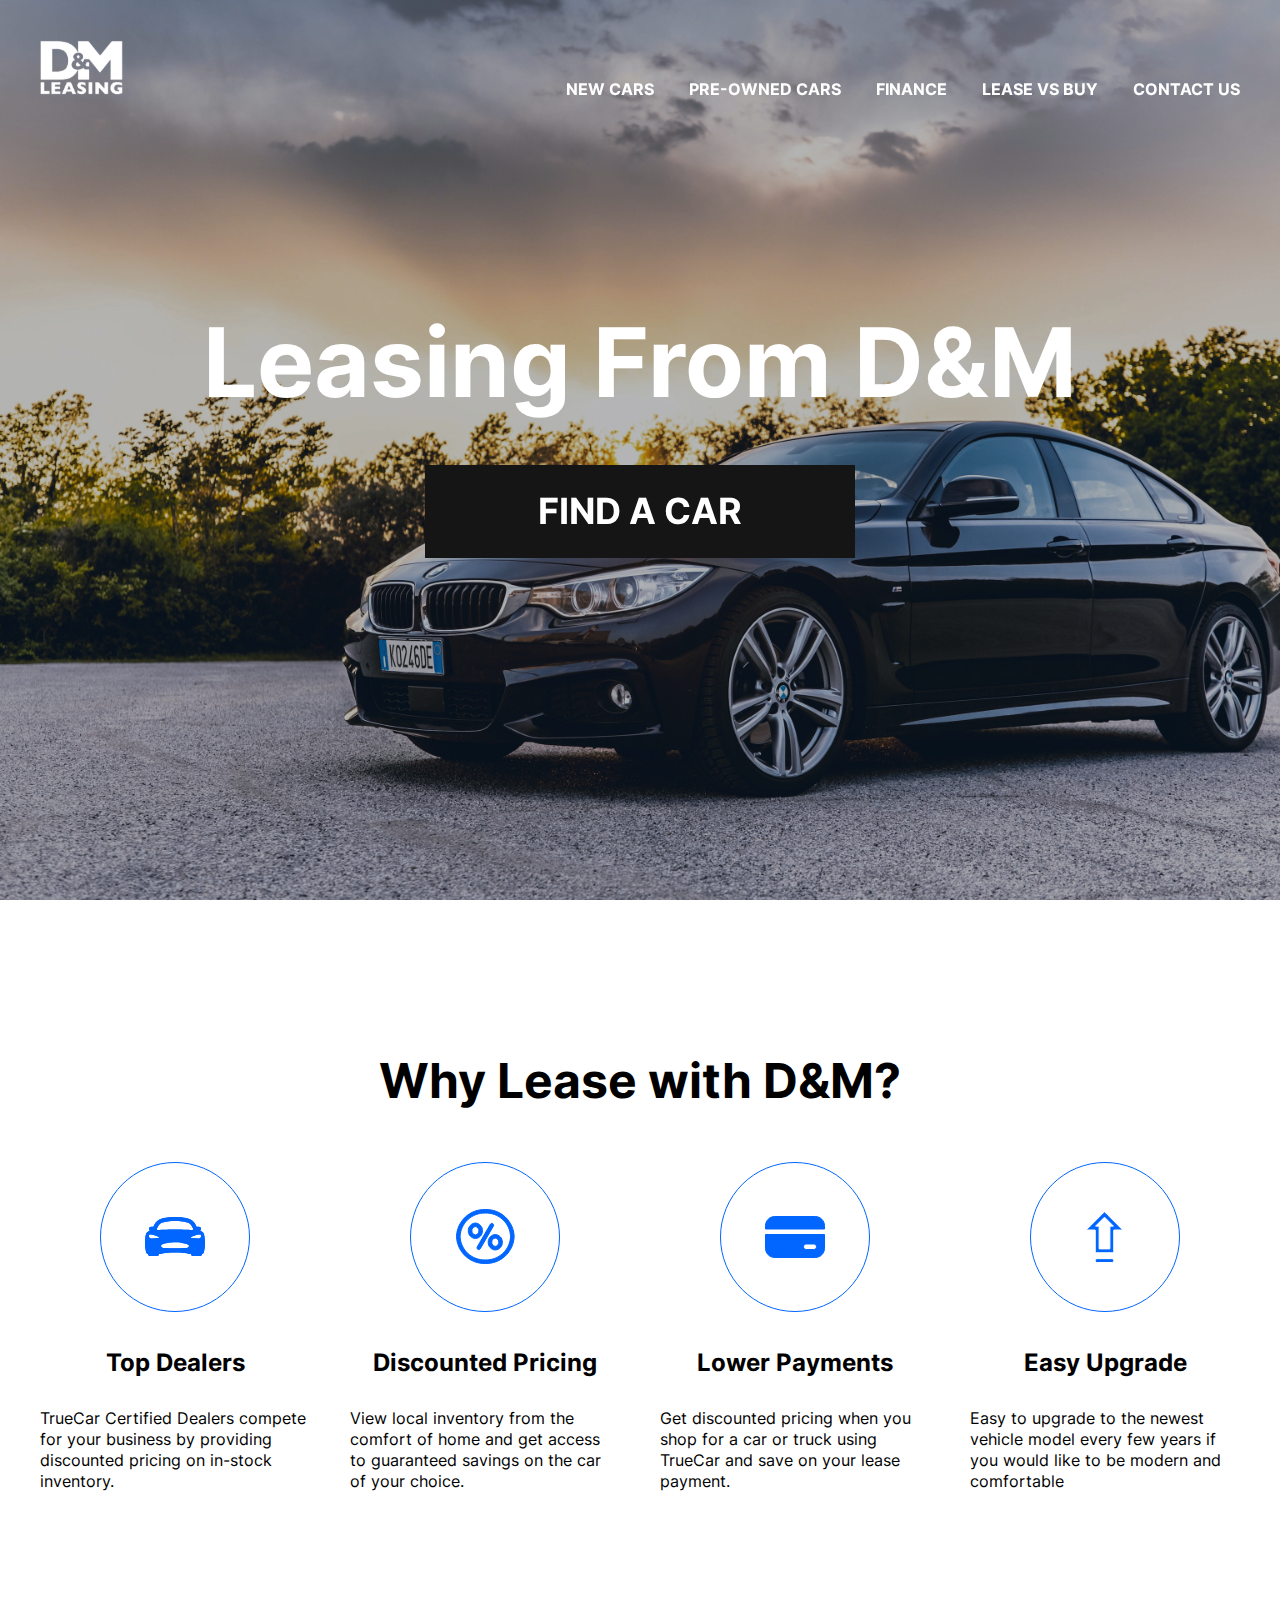
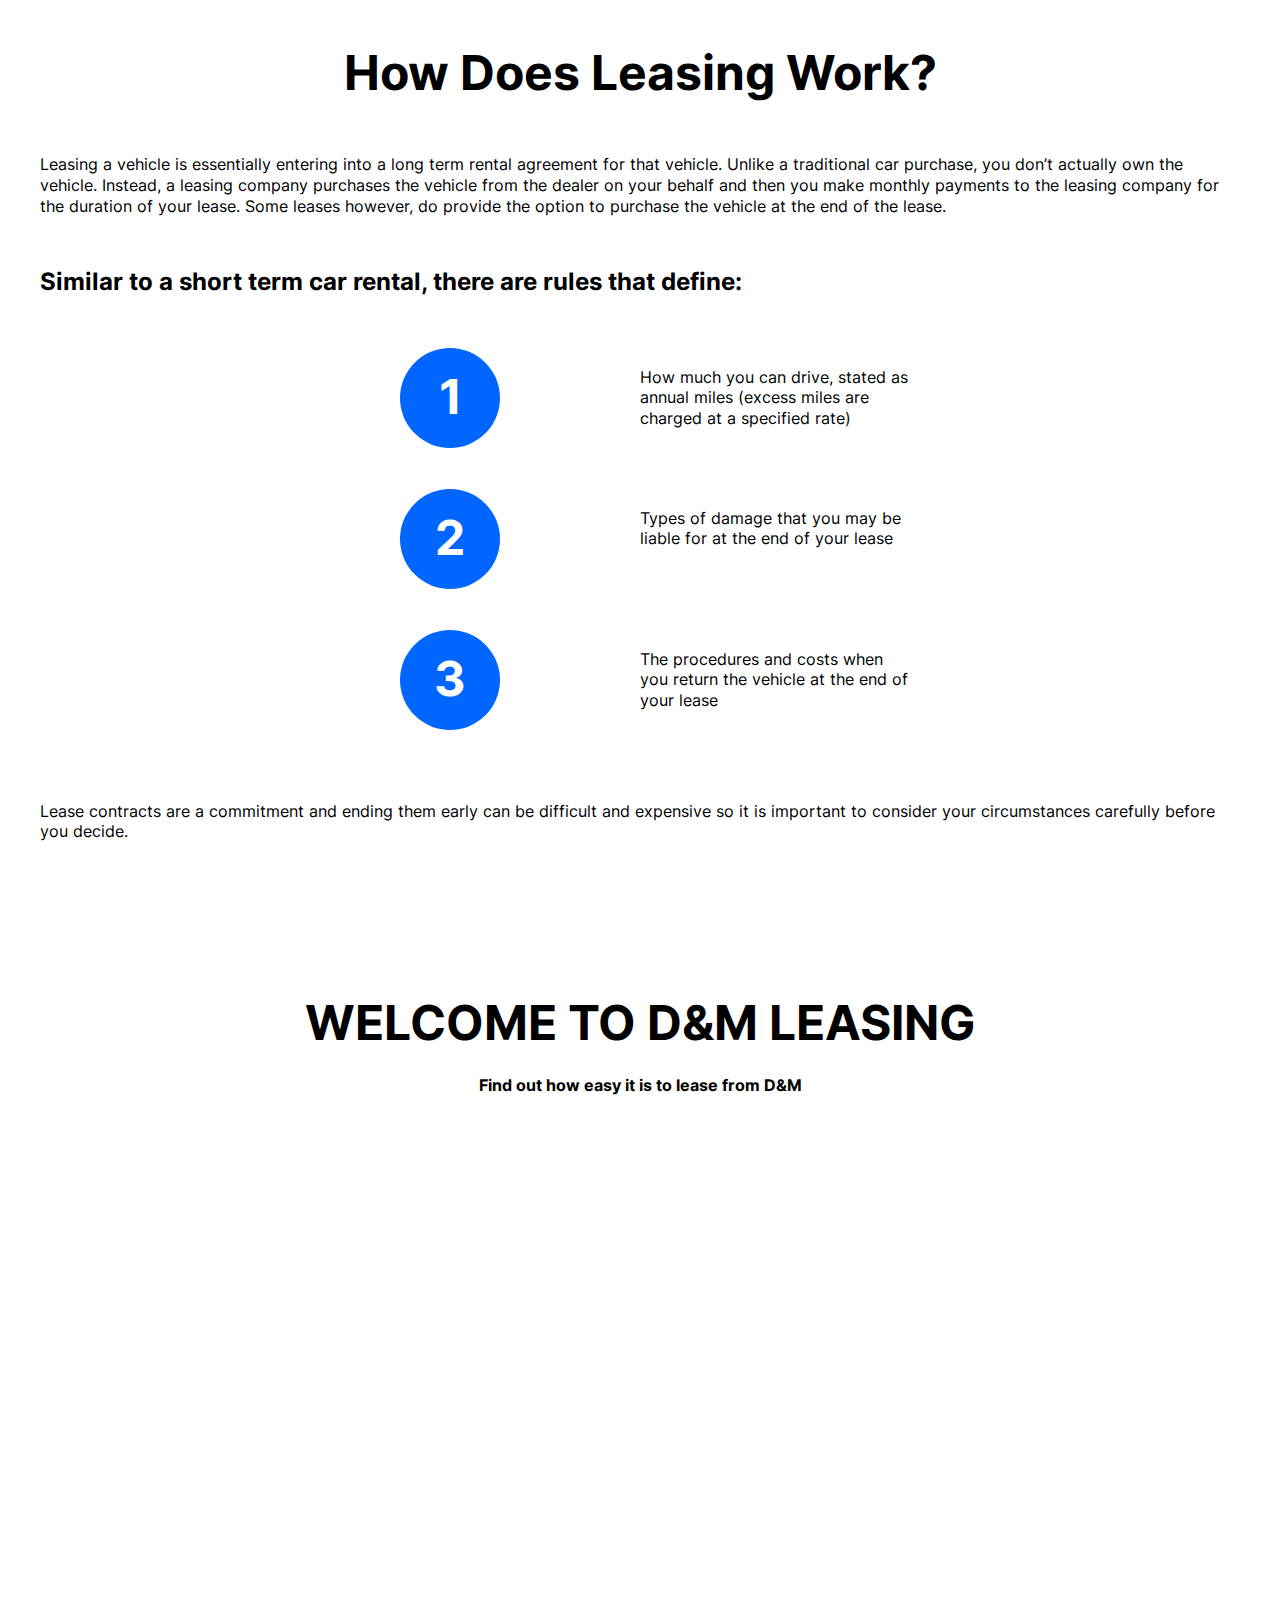
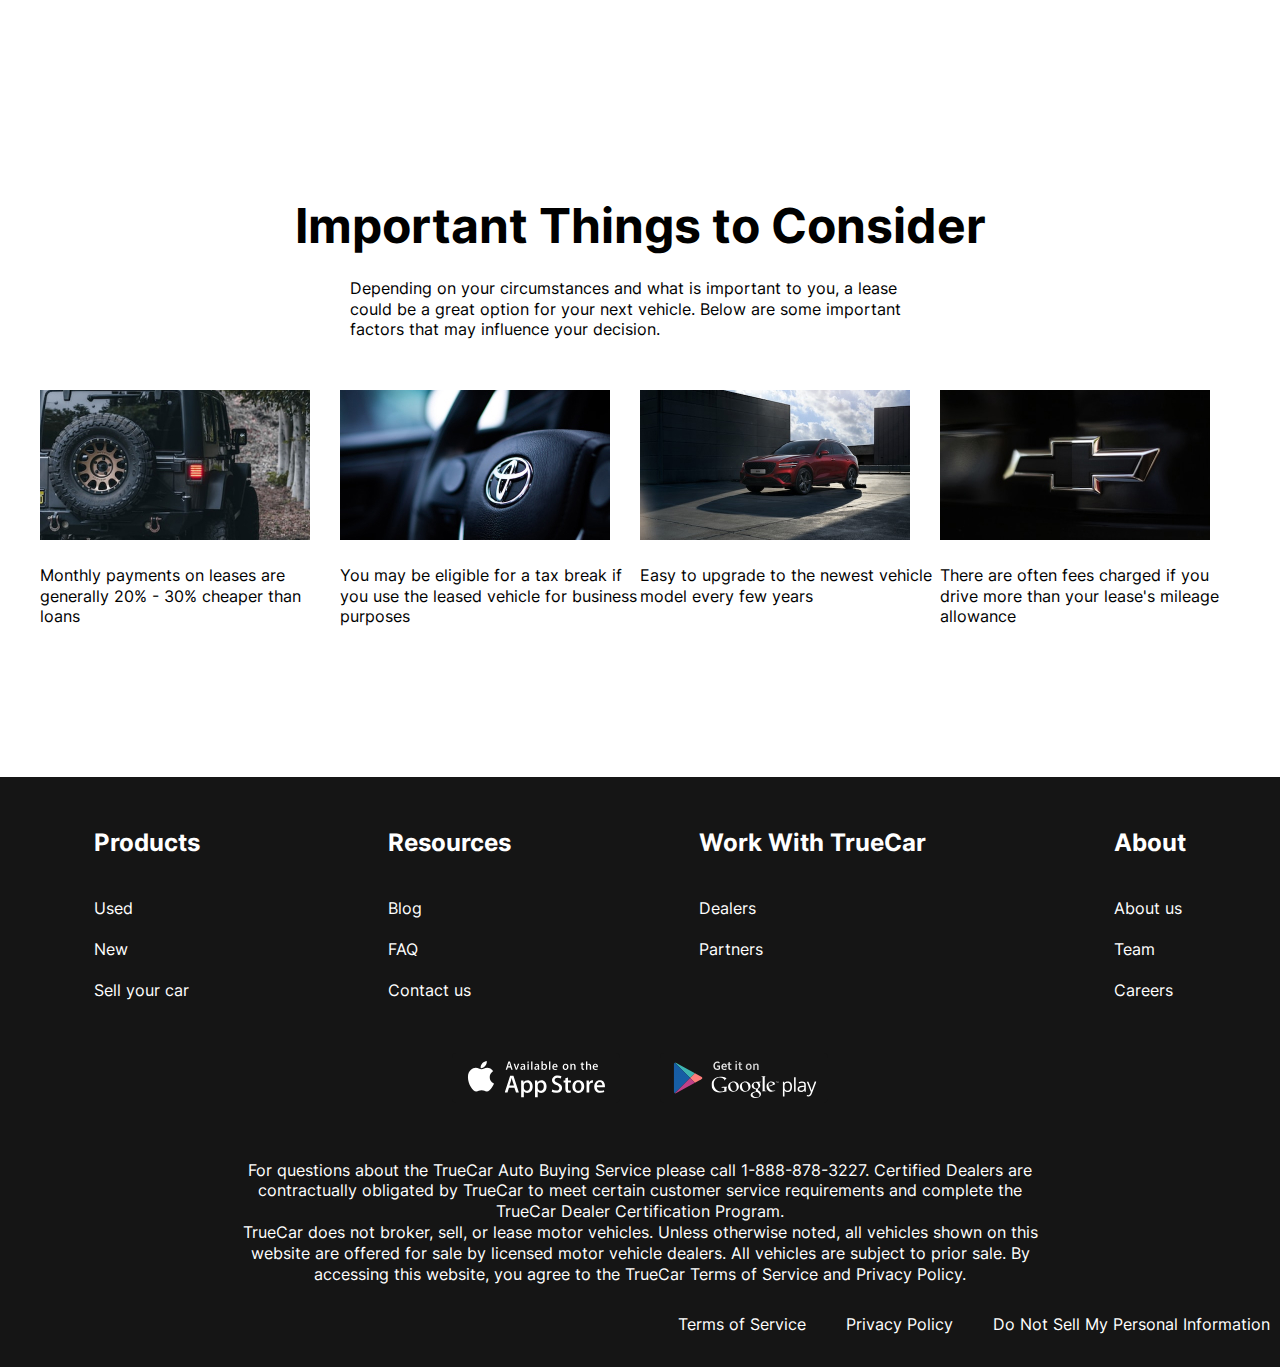
<file: index.html>
<!DOCTYPE html>
<html lang="en">
<head>
	<meta charset="UTF-8">
	<meta http-equiv="X-UA-Compatible" content="IE=edge">
	<meta name="viewport" content="width=device-width, initial-scale=1.0">
	<title>Document</title>
	<link rel="stylesheet" href="https://cdn.jsdelivr.net/npm/swiper@9/swiper-bundle.min.css"/>
	<link rel="stylesheet" href="css/style.css">
</head>
<body>

	<div class="wrapper">
		<header class="header header-main">
			<div class="container">
				<div class="header__inner">
					<a href="index.html" class="logo">
						<img src="images/logo.svg" alt="" class="logo__img">
					</a>
					<nav class="menu">
						<button class="menu__btn">
							<span></span>
							<span></span>
							<span></span>
						</button>
						<ul class="menu__list">
							<li class="menu__list-item">
								<a href="new-cars.html" class="menu__list-link">NEW CARS</a>
							</li>
							<li class="menu__list-item">
								<a href="#" class="menu__list-link">PRE-OWNED CARS</a>
							</li>
							<li class="menu__list-item">
								<a href="#" class="menu__list-link">FINANCE</a>
							</li>
							<li class="menu__list-item">
								<a href="#" class="menu__list-link">LEASE VS BUY</a>
							</li>
							<li class="menu__list-item">
								<a href="contacts.html" class="menu__list-link">CONTACT US</a>
							</li>
						</ul>
					</nav>
				</div>
			</div>
		</header>
		<main class="main">
			<section class="top">
				<div class="containar">
					<h1 class="title">
						Leasing From D&M
					</h1>
					<a href="new-cars.html" class="top__link">
						FIND A CAR
					</a>
				</div>
			</section>
			<div class="slider">
				<div class="swiper">
					<div class="swiper-wrapper">
						<div class="swiper-slide" style="background-image: url(images/slide-1.jpg);"></div>
						<div class="swiper-slide" style="background-image: url(images/slide-2.jpg);"></div>
						<div class="swiper-slide" style="background-image: url(images/slide-1.jpg);"></div>
						<div class="swiper-slide" style="background-image: url(images/slide-2.jpg);"></div>
					</div>
					<div class="swiper-pagination"></div>
				</div>
			</div>
			<section class="why-lease">
				<div class="container">
					<h2 class="section-title">
						Why Lease with D&M?
					</h2>
					<ul class="why-lease__list">
						<li class="why-lease__item">
							<img src="images/why-lease-1.svg" alt="" class="why-lease__item-img">
							<h3 class="why-lease__item-title">
								Top Dealers
							</h3>
							<p class="why-lease__item-text">
								TrueCar Certified Dealers compete for your business by providing discounted pricing on in-stock inventory.
							</p>
						</li>
						<li class="why-lease__item">
							<img src="images/why-lease-2.svg" alt="" class="why-lease__item-img">
							<h3 class="why-lease__item-title">
								Discounted Pricing
							</h3>
							<p class="why-lease__item-text">
								View local inventory from the comfort of home and get access to guaranteed savings on the car of your choice.
							</p>
						</li><li class="why-lease__item">
							<img src="images/why-lease-3.svg" alt="" class="why-lease__item-img">
							<h3 class="why-lease__item-title">
								Lower Payments
							</h3>
							<p class="why-lease__item-text">
								Get discounted pricing when you shop for a car or truck using TrueCar and save on your lease payment.
							</p>
						</li><li class="why-lease__item">
							<img src="images/why-lease-4.svg" alt="" class="why-lease__item-img">
							<h3 class="why-lease__item-title">
								Easy Upgrade
							</h3>
							<p class="why-lease__item-text">
								Easy to upgrade to the newest vehicle model every few years if you would like to be modern and comfortable
							</p>
						</li>
					</ul>
				</div>
			</section>
			<section class="how-does">
				<div class="container">
					<div class="how-does__inner">
						<h2 class="section-title">
							How Does Leasing Work?
						</h2>
						<p class="how-does__text">
							Leasing a vehicle is essentially entering into a long term rental agreement for that vehicle. Unlike a traditional car purchase, you don’t actually own the vehicle. Instead, a leasing company purchases the vehicle from the dealer on your behalf and then you make monthly payments to the leasing company for the duration of your lease. Some leases however, do provide the option to purchase the vehicle at the end of the lease.
						</p>
						<h4 class="how__does-title">
							Similar to a short term car rental, there are rules that define:
						</h4>
						<ol class="how__does-list">
							<li class="how__does-item">
								How much you can drive, stated as annual miles (excess miles are charged at a specified rate)
							</li>
							<li class="how__does-item">
								Types of damage that you may be liable for at the end of your lease
							</li>
							<li class="how__does-item">
								The procedures and costs when you return the vehicle at the end of your lease
							</li>
						</ol>
						<p class="how-does__text">
							Lease contracts are a commitment and ending them early can be difficult and expensive so it is important to consider your circumstances carefully before you decide.
						</p>
					</div>
				</div>
			</section>
			<section class="video">
				<div class="container">
					<h2 class="section-title video__title">
						WELCOME TO D&M LEASING
					</h2>
					<p class="video__text">
						Find out how easy it is to lease from D&M
					</p>
					<iframe class="video__content" width="1000" height="500" src="https://www.youtube.com/embed/lq149gCzkvE?controls=0" title="YouTube video player" frameborder="0"
					 allow="accelerometer; autoplay; clipboard-write; encrypted-media; gyroscope; picture-in-picture; web-share" 
					allowfullscreen></iframe>
				</div>
			</section>
			<section class="important">
				<div class="container">
					<h2 class="section-title imbortant-title">
						Important Things to Consider
					</h2>
					<p class="important__text">
						Depending on your circumstances and what is important to you, a lease could be a great option for your next vehicle. Below are some important factors that may influence your decision.
					</p>
					<ul class="important__list">
						<li class="important__item">
							<img src="images/imp-1.jpg" alt="" class="important__item-img">
							<p class="important__item-text">
								Monthly payments on leases are generally 20% - 30% cheaper than loans
							</p>
						</li>	
						<li class="important__item">
							<img src="images/imp-2.jpg" alt="" class="important__item-img">
							<p class="important__item-text">
								You may be eligible for a tax break if you use the leased vehicle for business purposes							
							</p>
						</li>
						<li class="important__item">
							<img src="images/imp-3.jpg" alt="" class="important__item-img">
							<p class="important__item-text">
								Easy to upgrade to the newest vehicle model every few years
							</p>
						</li>	
						<li class="important__item">
							<img src="images/imp-4.jpg" alt="" class="important__item-img">
							<p class="important__item-text">
								There are often fees charged if you drive more than your lease's mileage allowance
							</p>
						</li>
					</ul>
				</div>
			</section>
		</main>
      <footer class="footer">
			<div class="containar">
				<nav class="footer__menu">
					<ul class="footer__menu-list">
						<li class="footer__menu-item">
							<p class="footer__menu-title">Products</p>
						</li>
						<li class="footer__menu-item">
							<a href="#" class="footer__menu-link">Used</a>
						</li>
						<li class="footer__menu-item">
							<a href="#" class="footer__menu-link">New</a>
						</li>
						<li class="footer__menu-item">
							<a href="#" class="footer__menu-link">Sell your car</a>
						</li>
					</ul>
					<ul class="footer__menu-list">
						<li class="footer__menu-item">
							<p class="footer__menu-title">Resources</p>
						</li>
						<li class="footer__menu-item">
							<a href="#" class="footer__menu-link">Blog</a>
						</li>
						<li class="footer__menu-item">
							<a href="#" class="footer__menu-link">FAQ</a>
						</li>
						<li class="footer__menu-item">
							<a href="#" class="footer__menu-link">Contact us</a>
						</li>
					</ul>
					<ul class="footer__menu-list">
						<li class="footer__menu-item">
							<p class="footer__menu-title">Work With TrueCar</p>
						</li>
						<li class="footer__menu-item">	
							<a href="#" class="footer__menu-link">Dealers</a>
						</li>
						<li class="footer__menu-item">
							<a href="#" class="footer__menu-link">Partners</a>
						</li>
					</ul>
					<ul class="footer__menu-list">
						<li class="footer__menu-item">
							<p class="footer__menu-title">About</p>
						</li>
						<li class="footer__menu-item">
							<a href="#" class="footer__menu-link">About us</a>
						</li>
						<li class="footer__menu-item">
							<a href="#" class="footer__menu-link">Team</a>
						</li>
						<li class="footer__menu-item">
							<a href="#" class="footer__menu-link">Careers</a>
						</li>
					</ul>
				</nav>
				<ul class="app">
					<li class="app__item">
						<a href="#" class="app__item-link">
							<img class="app__item-img" src="images/appstore.svg" alt="">
						</a>
					</li>
					<li class="app__item">
						<a href="#" class="app__item-link">
							<img class="app__item-img" src="images/googleplay.svg" alt="">
						</a>
					</li>
				</ul>
				<div class="footer__copy">
					<p class="footer__copy-text">
						For questions about the TrueCar Auto Buying Service please call 1-888-878-3227.
Certified Dealers are contractually obligated by TrueCar to meet certain customer service requirements and complete the 
TrueCar Dealer Certification Program.
					</p>
					<p class="footer__copy-text">
TrueCar does not broker, sell, or lease motor vehicles. Unless otherwise noted, all vehicles shown on this website are offered for sale by licensed motor vehicle dealers. All vehicles are subject to prior sale. By accessing this website, you agree to the TrueCar Terms of Service and Privacy Policy.
					</p>
				</div>
				<nav class="copy__nav">
					<ul class="copy__nav-list">
						<li class="copy__nav-item">
							<a href="4" class="copy__nav-link">Terms of Service</a>
						</li>
						<li class="copy__nav-item">	
							<a href="4" class="copy__nav-link">Privacy Policy</a>
						</li>
						<li class="copy__nav-item">
							<a href="4" class="copy__nav-link">Do Not Sell My Personal Information</a>
						</li>
					</ul>
				</nav>
			</div>	
		</footer>
	</div>
	
	<script src="https://cdn.jsdelivr.net/npm/swiper@9/swiper-bundle.min.js"></script>
	<script src="js/main.js"></script>
</body>
</html>
</file>
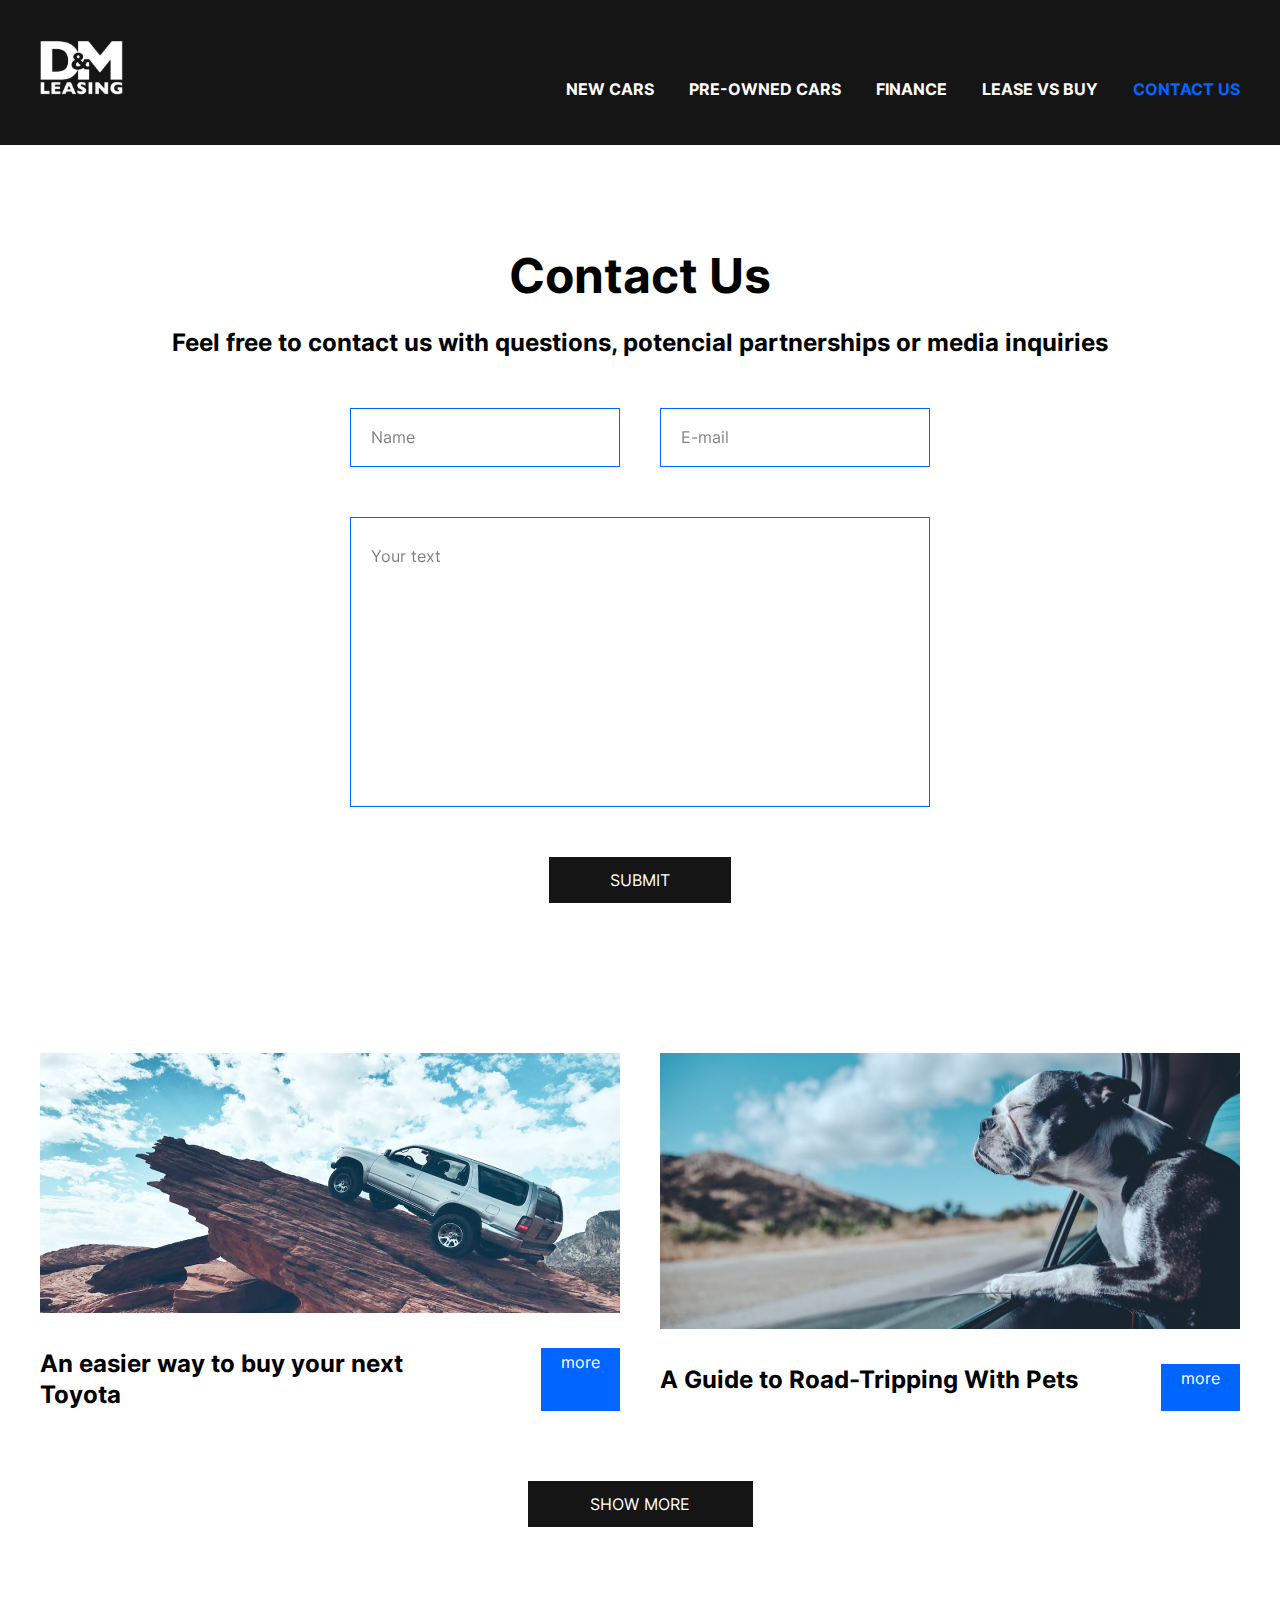
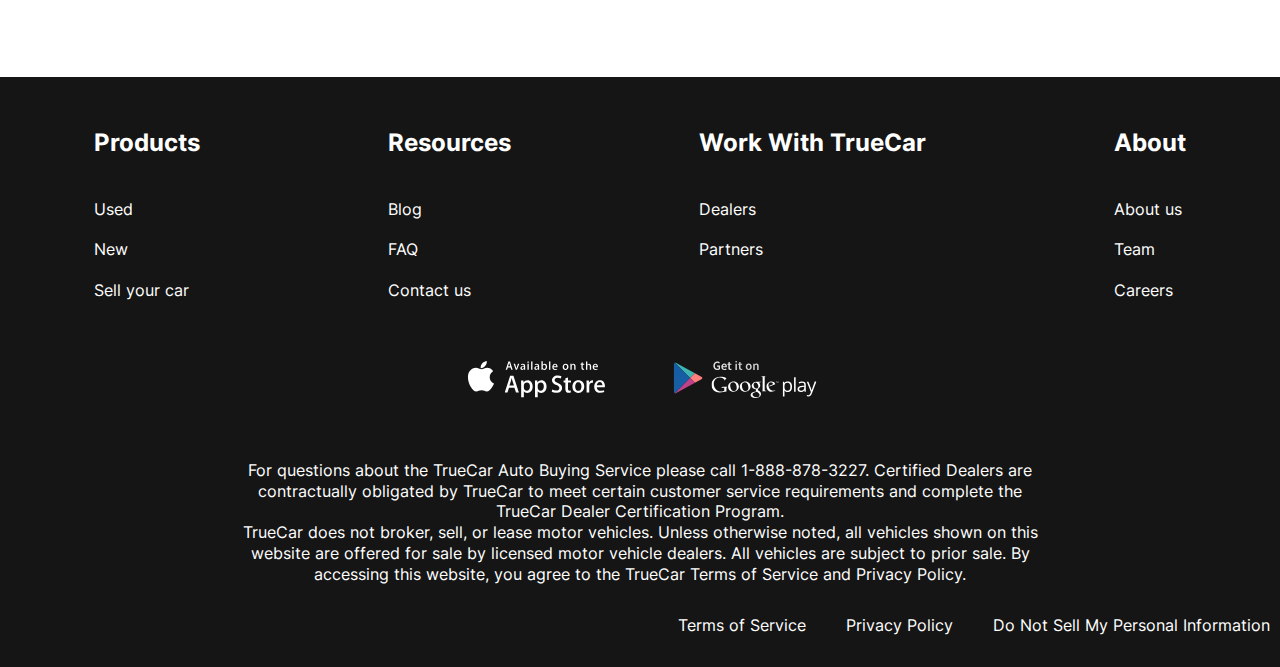
<file: contacts.html>
<!DOCTYPE html>
<html lang="en">
<head>
	<meta charset="UTF-8">
	<meta http-equiv="X-UA-Compatible" content="IE=edge">
	<meta name="viewport" content="width=device-width, initial-scale=1.0">
	<title>Document</title>
	<link rel="preconnect" href="https://fonts.googleapis.com">
	<link rel="preconnect" href="https://fonts.gstatic.com" crossorigin>
	<link href="https://fonts.googleapis.com/css2?family=Inter:wght@400;700&display=swap" rel="stylesheet">
	<link rel="stylesheet" href="css/style.css">
</head>
<body>

	<div class="wrapper">
		<header class="header ">
			<div class="container">
				<div class="header__inner">
					<a href="index.html" class="logo">
						<img src="images/logo.svg" alt="" class="logo__img">
					</a>
					<nav class="menu">
						<button class="menu__btn">
							<span></span>
							<span></span>
							<span></span>
						</button>
						<ul class="menu__list">
							<li class="menu__list-item">
								<a href="new-cars.html" class="menu__list-link">NEW CARS</a>
							</li>
							<li class="menu__list-item">
								<a href="#" class="menu__list-link">PRE-OWNED CARS</a>
							</li>
							<li class="menu__list-item">
								<a href="#" class="menu__list-link">FINANCE</a>
							</li>
							<li class="menu__list-item">
								<a href="#" class="menu__list-link">LEASE VS BUY</a>
							</li>
							<li class="menu__list-item ">
								<a href="#" class="menu__list-link menu__list-link--active">CONTACT US</a>
							</li>
						</ul>
					</nav>
				</div>
			</div>
		</header>
		<main class="main">
			<section class="contacts">
				<div class="container">
					<h2 class="section-title contacts__title">Contact Us</h2>
					<p class="contacts__text">
						Feel free to contact us with questions, potencial partnerships or media inquiries
					</p>
					<form action="#" class="form">
						<input type="text" class="form__input" placeholder="Name">
						<input type="email" class="form__input" placeholder="E-mail">
						<textarea class="form__textarea" placeholder="Your text"></textarea>
						<button class="form__btn" type="submit">SUBMIT</button>
					</form>
				</div>
			</section>
			<section class="blog">
				<div class="container">
					<div class="blog__items">
						<div class="blog__item">
							<img src="images/blog-1.jpg" alt="" class="blog__item-img">
							<h4 class="blog__item-title">An easier way to buy your next Toyota</h4>
							<a href="#" class="blog__item-link">more</a>
						</div>
						<div class="blog__item">
							<img src="images/blog-2.jpg" alt="" class="blog__item-img">
							<h4 class="blog__item-title">A Guide to Road-Tripping With Pets</h4>
							<a href="#" class="blog__item-link">more</a>
						</div>
					</div>
					<a href="#" class="showmore-link">SHOW MORE</a>
				</div>
			</section>
		</main>
      <footer class="footer">
			<div class="containar">
				<nav class="footer__menu">
					<ul class="footer__menu-list">
						<li class="footer__menu-item">
							<p class="footer__menu-title">Products</p>
						</li>
						<li class="footer__menu-item">
							<a href="#" class="footer__menu-link">Used</a>
						</li>
						<li class="footer__menu-item">
							<a href="#" class="footer__menu-link">New</a>
						</li>
						<li class="footer__menu-item">
							<a href="#" class="footer__menu-link">Sell your car</a>
						</li>
					</ul>
					<ul class="footer__menu-list">
						<li class="footer__menu-item">
							<p class="footer__menu-title">Resources</p>
						</li>
						<li class="footer__menu-item">
							<a href="#" class="footer__menu-link">Blog</a>
						</li>
						<li class="footer__menu-item">
							<a href="#" class="footer__menu-link">FAQ</a>
						</li>
						<li class="footer__menu-item">
							<a href="#" class="footer__menu-link">Contact us</a>
						</li>
					</ul>
					<ul class="footer__menu-list">
						<li class="footer__menu-item">
							<p class="footer__menu-title">Work With TrueCar</p>
						</li>
						<li class="footer__menu-item">	
							<a href="#" class="footer__menu-link">Dealers</a>
						</li>
						<li class="footer__menu-item">
							<a href="#" class="footer__menu-link">Partners</a>
						</li>
					</ul>
					<ul class="footer__menu-list">
						<li class="footer__menu-item">
							<p class="footer__menu-title">About</p>
						</li>
						<li class="footer__menu-item">
							<a href="#" class="footer__menu-link">About us</a>
						</li>
						<li class="footer__menu-item">
							<a href="#" class="footer__menu-link">Team</a>
						</li>
						<li class="footer__menu-item">
							<a href="#" class="footer__menu-link">Careers</a>
						</li>
					</ul>
				</nav>
				<ul class="app">
					<li class="app__item">
						<a href="#" class="app__item-link">
							<img class="app__item-img" src="images/appstore.svg" alt="">
						</a>
					</li>
					<li class="app__item">
						<a href="#" class="app__item-link">
							<img class="app__item-img" src="images/googleplay.svg" alt="">
						</a>
					</li>
				</ul>
				<div class="footer__copy">
					<p class="footer__copy-text">
						For questions about the TrueCar Auto Buying Service please call 1-888-878-3227.
Certified Dealers are contractually obligated by TrueCar to meet certain customer service requirements and complete the 
TrueCar Dealer Certification Program.
					</p>
					<p class="footer__copy-text">
TrueCar does not broker, sell, or lease motor vehicles. Unless otherwise noted, all vehicles shown on this website are offered for sale by licensed motor vehicle dealers. All vehicles are subject to prior sale. By accessing this website, you agree to the TrueCar Terms of Service and Privacy Policy.
					</p>
				</div>
				<nav class="copy__nav">
					<ul class="copy__nav-list">
						<li class="copy__nav-item">
							<a href="4" class="copy__nav-link">Terms of Service</a>
						</li>
						<li class="copy__nav-item">	
							<a href="4" class="copy__nav-link">Privacy Policy</a>
						</li>
						<li class="copy__nav-item">
							<a href="4" class="copy__nav-link">Do Not Sell My Personal Information</a>
						</li>
					</ul>
				</nav>
			</div>	
		</footer>
	</div>
	<script src="js/main.js"></script>
</body>
</html>
</file>
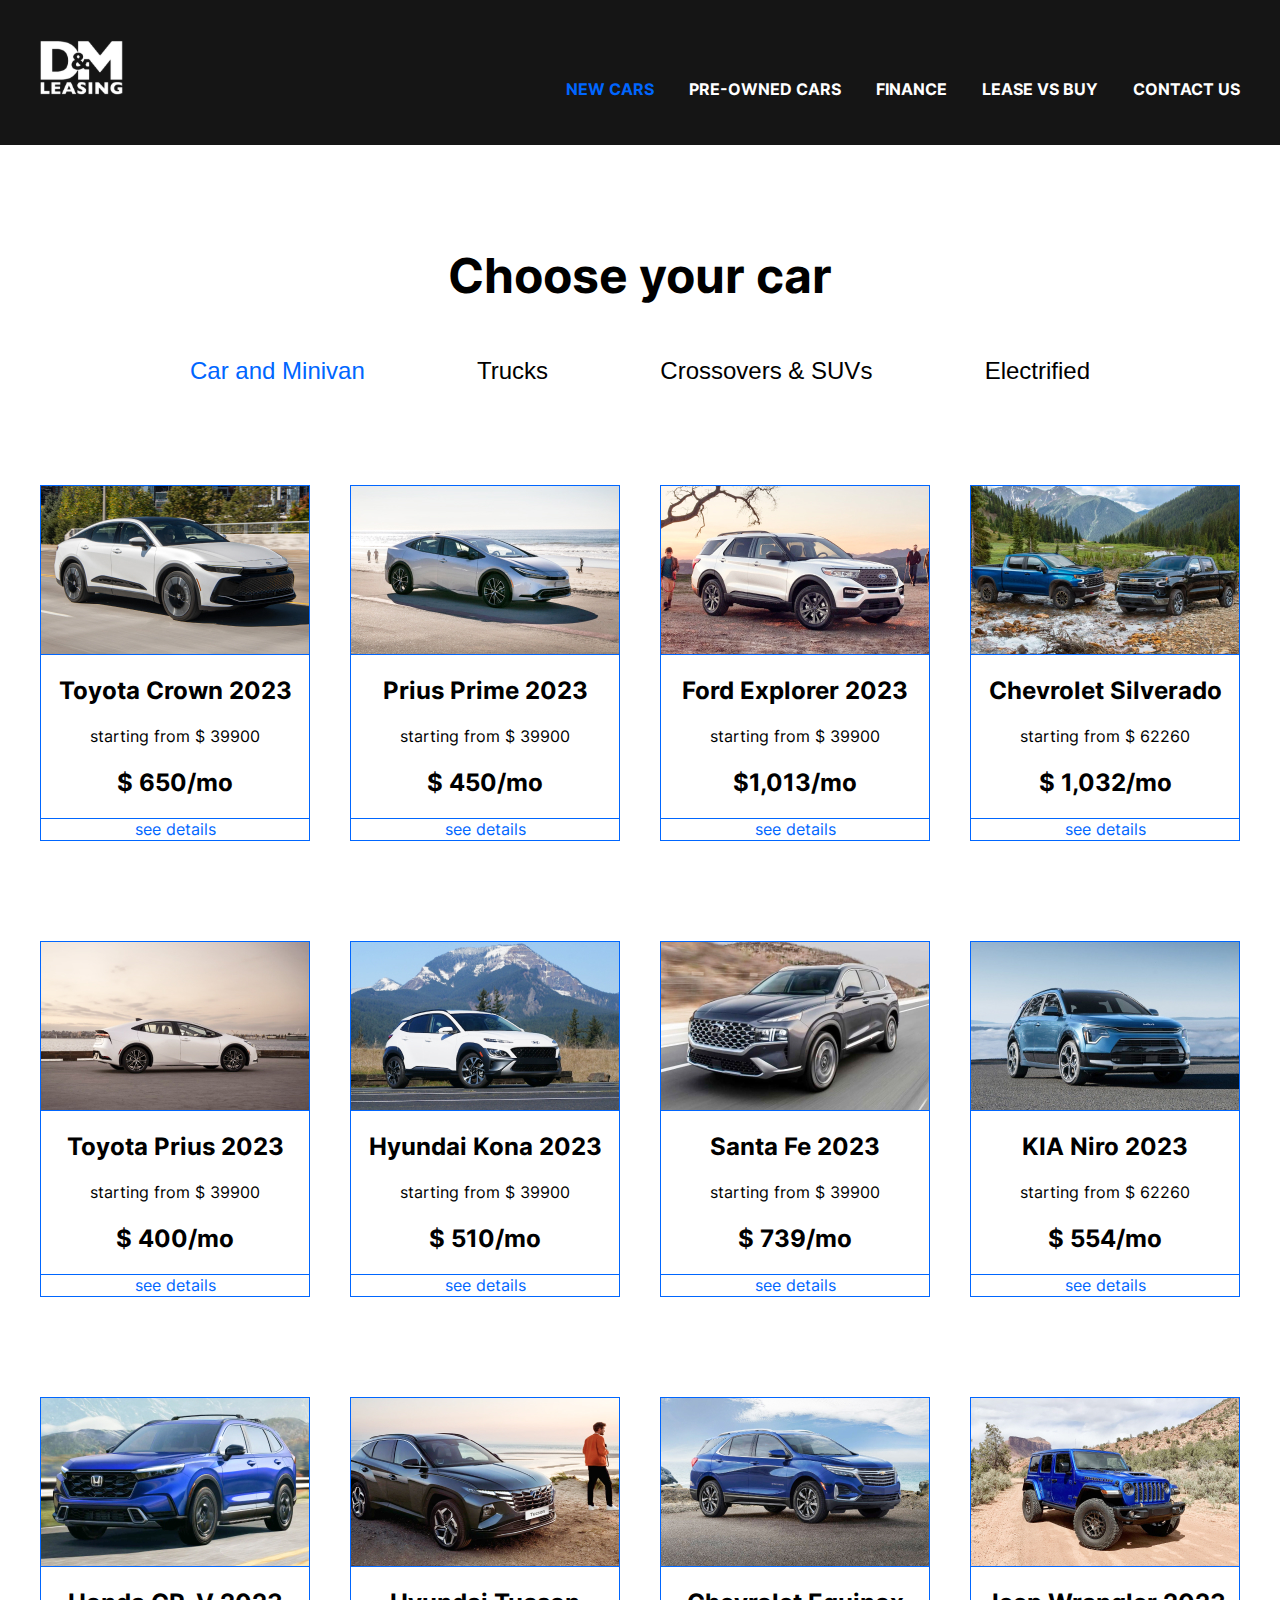
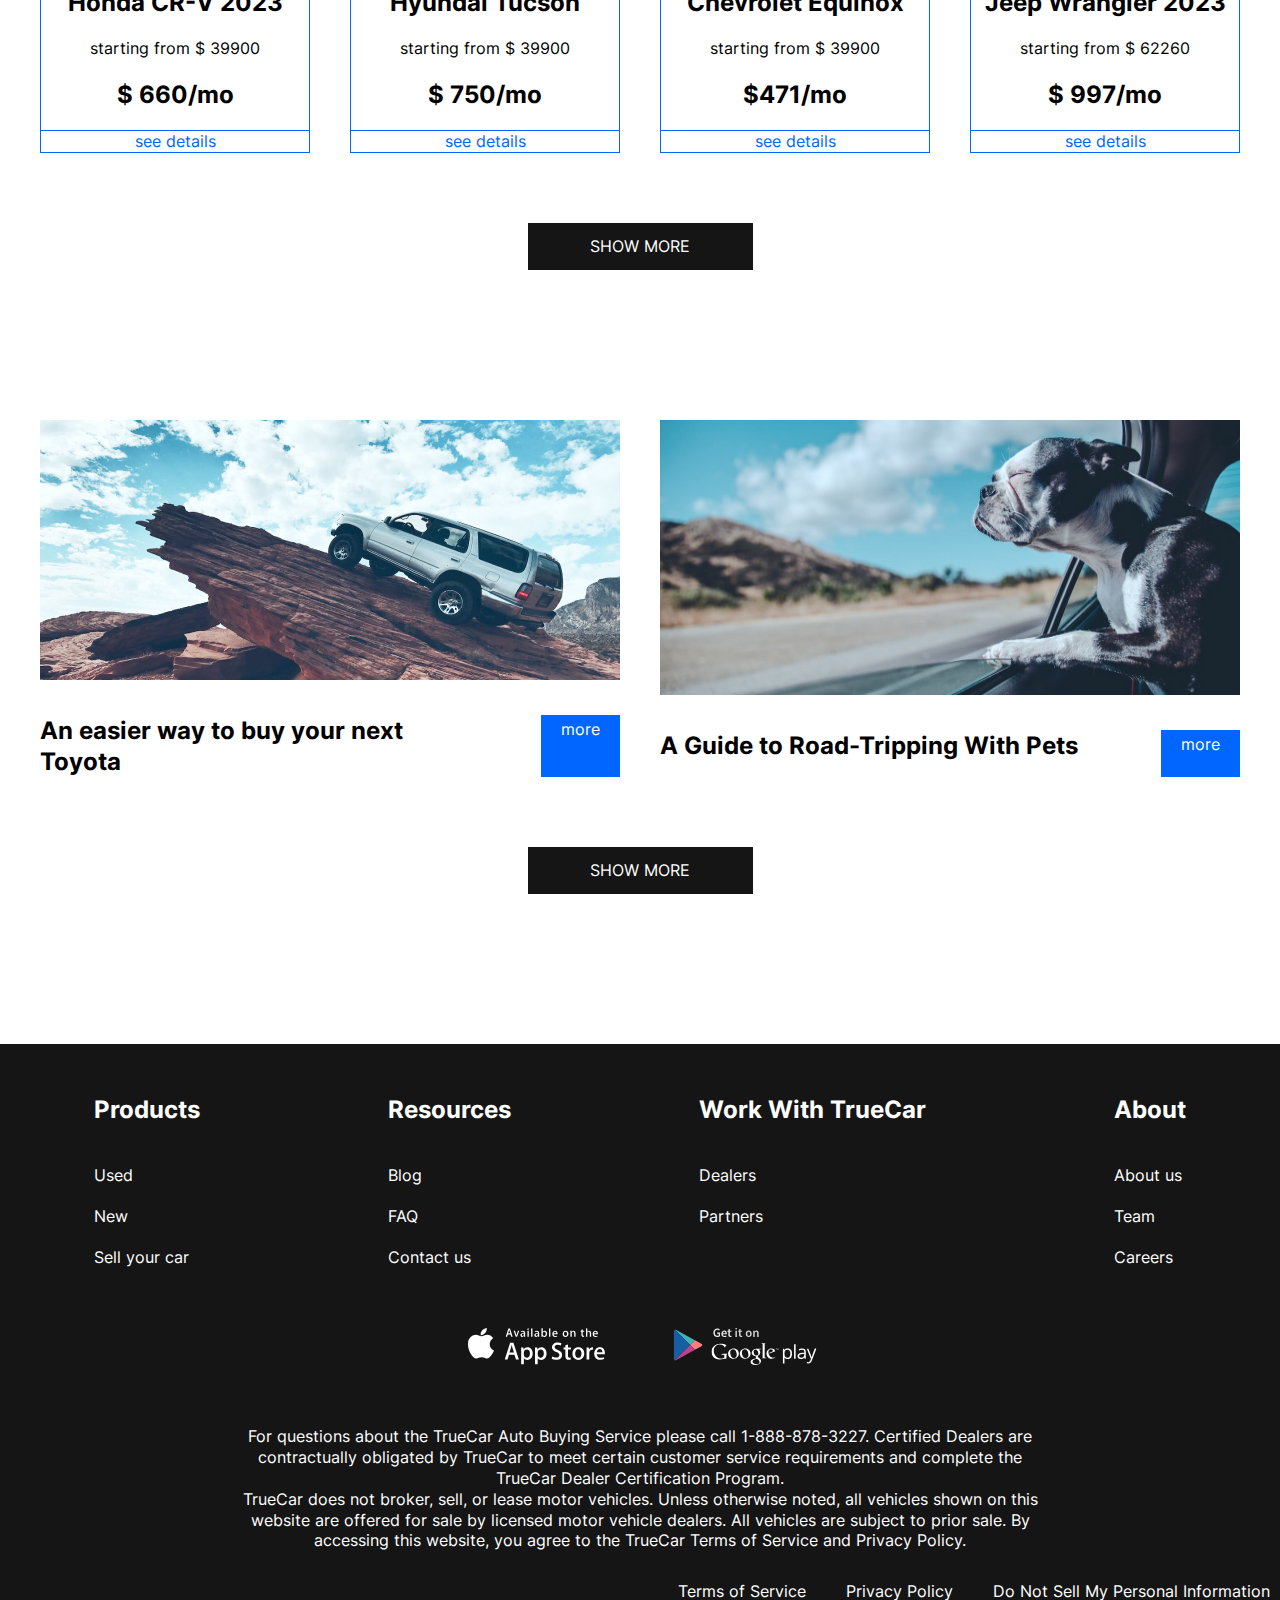
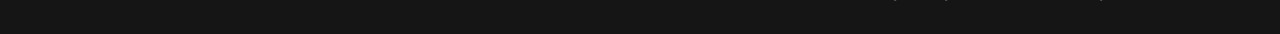
<file: new-cars.html>
<!DOCTYPE html>
<html lang="en">
<head>
	<meta charset="UTF-8">
	<meta http-equiv="X-UA-Compatible" content="IE=edge">
	<meta name="viewport" content="width=device-width, initial-scale=1.0">
	<title>Document</title>
	<link rel="preconnect" href="https://fonts.googleapis.com">
	<link rel="preconnect" href="https://fonts.gstatic.com" crossorigin>
	<link href="https://fonts.googleapis.com/css2?family=Inter:wght@400;700&display=swap" rel="stylesheet">
	<link rel="stylesheet" href="css/style.css">
</head>
<body>

	<div class="wrapper">
		<header class="header">
			<div class="container">
				<div class="header__inner">
					<a href="index.html" class="logo">
						<img src="images/logo.svg" alt="" class="logo__img">
					</a>
					<nav class="menu">
						<button class="menu__btn">
							<span></span>
							<span></span>
							<span></span>
						</button>
						<ul class="menu__list">
							<li class="menu__list-item">
								<a href="#" class="menu__list-link menu__list-link--active">NEW CARS</a>
							</li>
							<li class="menu__list-item">
								<a href="#" class="menu__list-link">PRE-OWNED CARS</a>
							</li>
							<li class="menu__list-item">
								<a href="#" class="menu__list-link">FINANCE</a>
							</li>
							<li class="menu__list-item">
								<a href="#" class="menu__list-link">LEASE VS BUY</a>
							</li>
							<li class="menu__list-item">
								<a href="contacts.html" class="menu__list-link">CONTACT US</a>
							</li>
						</ul>
					</nav>
				</div>
			</div>
		</header>
		<main class="main">
		<section class="choose">
			<div class="container">
				<h2 class="section-title">
					Choose your car
				</h2>
				<div class="tabs">
					<div class="tabs__btn">
						<button class="tabs__btn-item tabs__btn-item--active" data-button="content-1">Car and Minivan</button>
						<button class="tabs__btn-item" data-button="content-2">Trucks</button>
						<button class="tabs__btn-item" data-button="content-3">Crossovers & SUVs</button>
						<button class="tabs__btn-item" data-button="content-4">Electrified</button>
					</div>
					<div class="tabs__content">
						<div class="tabs__content-item tabs__content-item--active" id="content-1">
							<div class="card">
								<img src="images/card-1.jpg" alt="" class="card__img">
								<div class="card__content">
								<h4 class="card__title">Toyota Crown 2023</h4>
								<p class="card-text">starting from $ 39900</p>
								<p class="card-price">$ 650/mo</p>
							</div>
								<a href="#" class="card__link">see details</a>
							</div>
							<div class="card">
								<img src="images/card-2.jpg" alt="" class="card__img">
								<div class="card__content">
								<h4 class="card__title">Prius Prime 2023</h4>
								<p class="card-text">starting from $ 39900</p>
								<p class="card-price"> $ 450/mo</p>
							</div>
								<a href="#" class="card__link">see details</a>
							</div>
							<div class="card">
								<img src="images/card-3.jpg" alt="" class="card__img">
								<div class="card__content">
								<h4 class="card__title">Ford Explorer 2023</h4>
								<p class="card-text">starting from $ 39900</p>
								<p class="card-price">$1,013/mo</p>
							</div>
								<a href="#" class="card__link">see details</a>
							</div>
							<div class="card">
								<img src="images/card-4.jpg" alt="" class="card__img">
								<div class="card__content">
								<h4 class="card__title">Chevrolet Silverado</h4>
								<p class="card-text">starting from $ 62260</p>
								<p class="card-price">$ 1,032/mo</p>
							</div>
								<a href="#" class="card__link">see details</a>
							</div>
							<div class="card">
								<img src="images/card-5.jpg" alt="" class="card__img">
								<div class="card__content">
								<h4 class="card__title">Toyota Prius 2023</h4>
								<p class="card-text">starting from $ 39900</p>
								<p class="card-price">$ 400/mo</p>
							</div>
								<a href="#" class="card__link">see details</a>
							</div>
							<div class="card">
								<img src="images/card-6.jpg" alt="" class="card__img">
								<div class="card__content">
								<h4 class="card__title">Hyundai Kona 2023</h4>
								<p class="card-text">starting from $ 39900</p>
								<p class="card-price"> $ 510/mo</p>
							</div>
								<a href="#" class="card__link">see details</a>
							</div>
							<div class="card">
								<img src="images/card-7.jpg" alt="" class="card__img">
								<div class="card__content">
								<h4 class="card__title">Santa  Fe 2023</h4>
								<p class="card-text">starting from $ 39900</p>
								<p class="card-price">$ 739/mo</p>
							</div>
								<a href="#" class="card__link">see details</a>
							</div>
							<div class="card">
								<img src="images/card-8.jpg" alt="" class="card__img">
								<div class="card__content">
								<h4 class="card__title">KIA Niro 2023</h4>
								<p class="card-text">starting from $ 62260</p>
								<p class="card-price">$ 554/mo</p>
							</div>
								<a href="#" class="card__link">see details</a>
							</div>
							<div class="card">
								<img src="images/card-9.jpg" alt="" class="card__img">
								<div class="card__content">
								<h4 class="card__title">Honda CR-V 2023</h4>
								<p class="card-text">starting from $ 39900</p>
								<p class="card-price">$ 660/mo</p>
							</div>
								<a href="#" class="card__link">see details</a>
							</div>
							<div class="card">
								<img src="images/card-10.jpg" alt="" class="card__img">
								<div class="card__content">
								<h4 class="card__title">Hyundai Tucson</h4>
								<p class="card-text">starting from $ 39900</p>
								<p class="card-price"> $ 750/mo</p>
							</div>
								<a href="#" class="card__link">see details</a>
							</div>
							<div class="card">
								<img src="images/card-11.jpg" alt="" class="card__img">
								<div class="card__content">
								<h4 class="card__title">Chevrolet Equinox </h4>
								<p class="card-text">starting from $ 39900</p>
								<p class="card-price">$471/mo</p>
							</div>
								<a href="#" class="card__link">see details</a>
							</div>
							<div class="card">
								<img src="images/card-12.jpg" alt="" class="card__img">
								<div class="card__content">
								<h4 class="card__title">Jeep Wrangler 2023</h4>
								<p class="card-text">starting from $ 62260</p>
								<p class="card-price">$ 997/mo</p>
							</div>
								<a href="#" class="card__link">see details</a>
							</div>
						</div>
						<div class="tabs__content-item" id="content-2">
							<div class="card">
								<img src="images/card-1.jpg" alt="" class="card__img">
								<div class="card__content">
								<h4 class="card__title">Toyota Crown 2023</h4>
								<p class="card-text">starting from $ 39900</p>
								<p class="card-price">$ 650/mo</p>
							</div>
								<a href="#" class="card__link">see details</a>
							</div>
							<div class="card">
								<img src="images/card-2.jpg" alt="" class="card__img">
								<div class="card__content">
								<h4 class="card__title">Prius Prime 2023</h4>
								<p class="card-text">starting from $ 39900</p>
								<p class="card-price"> $ 450/mo</p>
							</div>
								<a href="#" class="card__link">see details</a>
							</div>
							<div class="card">
								<img src="images/card-3.jpg" alt="" class="card__img">
								<div class="card__content">
								<h4 class="card__title">Ford Explorer 2023</h4>
								<p class="card-text">starting from $ 39900</p>
								<p class="card-price">$1,013/mo</p>
							</div>
								<a href="#" class="card__link">see details</a>
							</div>
							<div class="card">
								<img src="images/card-4.jpg" alt="" class="card__img">
								<div class="card__content">
								<h4 class="card__title">Chevrolet Silverado</h4>
								<p class="card-text">starting from $ 62260</p>
								<p class="card-price">$ 1,032/mo</p>
							</div>
								<a href="#" class="card__link">see details</a>
							</div>
						</div>
						<div class="tabs__content-item" id="content-3">
							<div class="card">
								<img src="images/card-1.jpg" alt="" class="card__img">
								<div class="card__content">
								<h4 class="card__title">Toyota Crown 2023</h4>
								<p class="card-text">starting from $ 39900</p>
								<p class="card-price">$ 650/mo</p>
							</div>
								<a href="#" class="card__link">see details</a>
							</div>
							<div class="card">
								<img src="images/card-2.jpg" alt="" class="card__img">
								<div class="card__content">
								<h4 class="card__title">Prius Prime 2023</h4>
								<p class="card-text">starting from $ 39900</p>
								<p class="card-price"> $ 450/mo</p>
							</div>
								<a href="#" class="card__link">see details</a>
							</div>
							<div class="card">
								<img src="images/card-3.jpg" alt="" class="card__img">
								<div class="card__content">
								<h4 class="card__title">Ford Explorer 2023</h4>
								<p class="card-text">starting from $ 39900</p>
								<p class="card-price">$1,013/mo</p>
							</div>
								<a href="#" class="card__link">see details</a>
							</div>
							<div class="card">
								<img src="images/card-4.jpg" alt="" class="card__img">
								<div class="card__content">
								<h4 class="card__title">Chevrolet Silverado</h4>
								<p class="card-text">starting from $ 62260</p>
								<p class="card-price">$ 1,032/mo</p>
							</div>
								<a href="#" class="card__link">see details</a>
							</div>
						</div>
						<div class="tabs__content-item" id="content-4">
							<div class="card">
								<img src="images/card-1.jpg" alt="" class="card__img">
								<div class="card__content">
								<h4 class="card__title">Toyota Crown 2023</h4>
								<p class="card-text">starting from $ 39900</p>
								<p class="card-price">$ 650/mo</p>
							</div>
								<a href="#" class="card__link">see details</a>
							</div>
							<div class="card">
								<img src="images/card-2.jpg" alt="" class="card__img">
								<div class="card__content">
								<h4 class="card__title">Prius Prime 2023</h4>
								<p class="card-text">starting from $ 39900</p>
								<p class="card-price"> $ 450/mo</p>
							</div>
								<a href="#" class="card__link">see details</a>
							</div>
							<div class="card">
								<img src="images/card-3.jpg" alt="" class="card__img">
								<div class="card__content">
								<h4 class="card__title">Ford Explorer 2023</h4>
								<p class="card-text">starting from $ 39900</p>
								<p class="card-price">$1,013/mo</p>
							</div>
								<a href="#" class="card__link">see details</a>
							</div>
							<div class="card">
								<img src="images/card-4.jpg" alt="" class="card__img">
								<div class="card__content">
								<h4 class="card__title">Chevrolet Silverado</h4>
								<p class="card-text">starting from $ 62260</p>
								<p class="card-price">$ 1,032/mo</p>
							</div>
								<a href="#" class="card__link">see details</a>
							</div>
						</div>
					</div>
				</div>
				<a href="#" class="showmore-link">SHOW MORE</a>
			</div>
		</section>
			<section class="blog">
				<div class="container">
					<div class="blog__items">
						<div class="blog__item">
							<img src="images/blog-1.jpg" alt="" class="blog__item-img">
							<h4 class="blog__item-title">An easier way to buy your next Toyota</h4>
							<a href="#" class="blog__item-link">more</a>
						</div>
						<div class="blog__item">
							<img src="images/blog-2.jpg" alt="" class="blog__item-img">
							<h4 class="blog__item-title">A Guide to Road-Tripping With Pets</h4>
							<a href="#" class="blog__item-link">more</a>
						</div>
					</div>
					<a href="#" class="showmore-link">SHOW MORE</a>
				</div>
			</section>
		</main>
      <footer class="footer">
			<div class="containar">
				<nav class="footer__menu">
					<ul class="footer__menu-list">
						<li class="footer__menu-item">
							<p class="footer__menu-title">Products</p>
						</li>
						<li class="footer__menu-item">
							<a href="#" class="footer__menu-link">Used</a>
						</li>
						<li class="footer__menu-item">
							<a href="#" class="footer__menu-link">New</a>
						</li>
						<li class="footer__menu-item">
							<a href="#" class="footer__menu-link">Sell your car</a>
						</li>
					</ul>
					<ul class="footer__menu-list">
						<li class="footer__menu-item">
							<p class="footer__menu-title">Resources</p>
						</li>
						<li class="footer__menu-item">
							<a href="#" class="footer__menu-link">Blog</a>
						</li>
						<li class="footer__menu-item">
							<a href="#" class="footer__menu-link">FAQ</a>
						</li>
						<li class="footer__menu-item">
							<a href="#" class="footer__menu-link">Contact us</a>
						</li>
					</ul>
					<ul class="footer__menu-list">
						<li class="footer__menu-item">
							<p class="footer__menu-title">Work With TrueCar</p>
						</li>
						<li class="footer__menu-item">	
							<a href="#" class="footer__menu-link">Dealers</a>
						</li>
						<li class="footer__menu-item">
							<a href="#" class="footer__menu-link">Partners</a>
						</li>
					</ul>
					<ul class="footer__menu-list">
						<li class="footer__menu-item">
							<p class="footer__menu-title">About</p>
						</li>
						<li class="footer__menu-item">
							<a href="#" class="footer__menu-link">About us</a>
						</li>
						<li class="footer__menu-item">
							<a href="#" class="footer__menu-link">Team</a>
						</li>
						<li class="footer__menu-item">
							<a href="#" class="footer__menu-link">Careers</a>
						</li>
					</ul>
				</nav>
				<ul class="app">
					<li class="app__item">
						<a href="#" class="app__item-link">
							<img class="app__item-img" src="images/appstore.svg" alt="">
						</a>
					</li>
					<li class="app__item">
						<a href="#" class="app__item-link">
							<img class="app__item-img" src="images/googleplay.svg" alt="">
						</a>
					</li>
				</ul>
				<div class="footer__copy">
					<p class="footer__copy-text">
						For questions about the TrueCar Auto Buying Service please call 1-888-878-3227.
Certified Dealers are contractually obligated by TrueCar to meet certain customer service requirements and complete the 
TrueCar Dealer Certification Program.
					</p>
					<p class="footer__copy-text">
TrueCar does not broker, sell, or lease motor vehicles. Unless otherwise noted, all vehicles shown on this website are offered for sale by licensed motor vehicle dealers. All vehicles are subject to prior sale. By accessing this website, you agree to the TrueCar Terms of Service and Privacy Policy.
					</p>
				</div>
				<nav class="copy__nav">
					<ul class="copy__nav-list">
						<li class="copy__nav-item">
							<a href="4" class="copy__nav-link">Terms of Service</a>
						</li>
						<li class="copy__nav-item">	
							<a href="4" class="copy__nav-link">Privacy Policy</a>
						</li>
						<li class="copy__nav-item">
							<a href="4" class="copy__nav-link">Do Not Sell My Personal Information</a>
						</li>
					</ul>
				</nav>
			</div>	
		</footer>
	</div>
	<script src="js/main.js"></script>
</body>
</html>
</file>
<file: css/style.css>
html{
	box-sizing: border-box;
}

*, *::after, *::before{
	box-sizing: inherit;
	margin: 0;
	padding: 0;
}

html,
body{
	height: 100%;
	font-family: 'Inter', sans-serif;
	font-size: 16px;
	font-weight: 400;
	line-height: 1.3;
}

ul{
	list-style-type: none;
}

a{
	text-decoration: none;
	color: inherit;
}

.section-title{
	margin-bottom: 50px;
	font-size: 48px;
	font-weight: 700;
	text-align: center;
}

.wrapper{
	min-height: 100%;
	display: flex;
	flex-direction: column;
}

.container{
	max-width: 1220px;
	margin: 0 auto;
	padding: 0 10px;
}



/* inter-regular - latin */
@font-face {
	font-display: swap; /* Check https://developer.mozilla.org/en-US/docs/Web/CSS/@font-face/font-display for other options. */
	font-family: 'Inter';
	font-style: normal;
	font-weight: 400;
	src: url('../fonts/inter-v12-latin-regular.woff2') format('woff2'), /* Chrome 36+, Opera 23+, Firefox 39+ */
		  url('../fonts/inter-v12-latin-regular.woff') format('woff'); /* Chrome 5+, Firefox 3.6+, IE 9+, Safari 5.1+ */
 }
 /* inter-700 - latin */
 @font-face {
	font-display: swap; /* Check https://developer.mozilla.org/en-US/docs/Web/CSS/@font-face/font-display for other options. */
	font-family: 'Inter';
	font-style: normal;
	font-weight: 700;
	src: url('../fonts/inter-v12-latin-700.woff2') format('woff2'), /* Chrome 36+, Opera 23+, Firefox 39+ */
		  url('../fonts/inter-v12-latin-700.woff') format('woff'); /* Chrome 5+, Firefox 3.6+, IE 9+, Safari 5.1+ */
 }


.header{
	background: #151515;
}

.header-main{
 background-color: transparent;
 position: absolute;
 z-index: 10; 
 left: 0;
 right: 0;
}

.header__inner{
	padding-top: 40px;
	padding-bottom: 45px;
	display: flex;
	justify-content: space-between;
	align-items: flex-end;
}

.menu__list{
	display: flex;
	gap: 35px;

}

.menu__list-link{
	color: white;
	text-transform: uppercase;
	font-weight: 700 ;
}

.menu__list-link--active{
	color: #0066FF;
}

.footer{
	background: #151515;
	padding: 50px 0 32px;
	color: white;
}

.footer__menu{
	display: flex;
	justify-content: space-around;
	margin-bottom: 50px;
}

.footer__menu-list{
	max-width: 250px;
}

.footer__menu-title{
	font-size: 24px;
	font-weight: 700;
	padding-bottom: 20px;
}

.footer__menu-item + .footer__menu-item{
	padding-top: 20px;
}

.app{
	display: flex;
	justify-content: center;
	gap: 40px;
	margin: 52px;
}

.footer__copy{
	max-width: 806px;
	margin: 0 auto 30px;
	text-align: center;
}

.copy__nav-list{
	display: flex;
	justify-content: center;
	gap: 40px;
	margin-left: 667px;
}

.main{
	flex-grow: 1;
}

.top{
	color: white;
	text-align: center;
	padding-top: 300px;
	padding-bottom: 50px;
	position: absolute;
	z-index: 5; 
	left: 0;
	right: 0;

}

.title{
	padding-bottom: 40px;
	font-size: 96px;
	font-weight: 700;
	color: white;

}

.top__link{
	background-color: #151515;
	padding: 23px;
	max-width: 430px;
	width: 100%;
	display: inline-block;
	text-transform: uppercase;
	font-size: 36px;
	font-weight: 700;
}

.swiper::after{
content: '';
background: rgba(21, 21, 21, .3);
position: absolute;
z-index: 5;
left: 0;
right: 0;
bottom: 0;
top: 0;
}

.swiper-slide{
	background-repeat: no-repeat;
	background-size: cover;
	background-position: center center;
	height: 100vh;
}

.swiper-pagination-bullet{
width: 120px;
height: 3px;
background-color: #151515;
border-radius: 0;
opacity: 1;
margin: 0 15px !important;
}
.swiper-horizontal>.swiper-pagination-bullets,  
.swiper-pagination-horizontal{
	bottom: 50px;
 }

.swiper-pagination-bullet-active{
height: 6px;
background-color: white;
}

.why-lease{
	padding: 150px 0;
}

.why-lease__list{
	display: grid;
	grid-template-columns: repeat(4, 1fr);
	gap: 40px;
	text-align: center;
}

.why-lease__item-img{
	margin-bottom: 30px;
}

.why-lease__item-title{
	margin-bottom: 30px;
	font-size: 24px;
	font-weight: 700;
}

.why-lease__item-text{
	text-align: left;
}

.how-does{
	padding-bottom: 150px;
}

.how-does__inner{
	min-width: 600px;
	margin: 0 auto;
}

.how__does-title{
	font-size: 24px;
	font-weight: 700;
	padding-top: 50px;
}

.how__does-list{
	padding: 50px 0 70px;
	counter-reset: myCounter;
}

.how__does-item{
	list-style-type: none;
	width: 270px;
	position: relative;
	margin-left: 30%;
	box-sizing: content-box;
	padding: 19px 0 19px 240px;
	min-height: 63px;
	
}

.how__does-item+.how__does-item{
	margin-top: 40px;
}

.how__does-item::before{
	counter-increment: myCounter;
	content: counter(myCounter);
	display: flex;
	justify-content: center;
	align-items: center;
	font-size: 48px;
	font-weight: 700;
	background-color: #0066FF;
	width: 100px;
	height: 100px;
	border-radius: 50%;
	color: white;
	position: absolute;
	left: 0;
	top: 0;
}

.video{
	padding-bottom: 150px;
}

.video__title{
	margin-bottom: 20px;
}

.video__text{
	font-style: 24px;
	font-weight: 700;
	margin-bottom: 50px;
	text-align: center;
}

.video__content{
	margin: 0 auto;
	display: block;
}

.important{
	padding-bottom: 150px;
}

.imbortant-title{
	margin-bottom: 20px;
}

.important__text{
	max-width: 580px;
	margin: 0 auto 50px;
}

.important__list{
	display: grid;
	grid-template-columns: repeat(4, 1fr);
}

.important__item-img{
	margin-bottom: 20px;
}

.contacts{
	padding: 100px 0 150px;
}

.contacts__title{
	margin-bottom: 20px;
}

.contacts__text{
	text-align: center;
	font-weight: 700;
	font-size: 24px;
	margin-bottom: 50px;
	padding: 0 100px;
}

.form{
	max-width: 580px;
	margin: 0 auto;
	display: flex;
	justify-content: space-between;
	flex-wrap: wrap;
}

.form__input{
	width: 270px;
	padding: 18px 20px;
	display: inline-block;
	border: 1px solid #0066FF;
	margin-bottom: 50px;
	font-family: 'Inter', sans-serif;
	font-size: 16px;
	font-weight: 400;
	line-height: 1.3;
	color: #000;
}

.form__input::placeholder,
.form__textarea::placeholder{
	font-family: 'Inter', sans-serif;
	font-size: 16px;
	font-weight: 400;
	line-height: 1.3;
	color: #000;
	opacity: 0.5;
}

.form__textarea{
	width: 100%;
	resize: none;
	padding: 28px 20px;
	height: 290px;
	border: 1px solid #0066FF;
	font-family: 'Inter', sans-serif;
	font-size: 16px;
	font-weight: 400;
	line-height: 1.3;
	color: #000;
	margin-bottom: 50px;
}

.form__btn{
	text-transform: uppercase;
	color: #fff;
	background-color: #151515;
	font-family: 'Inter', sans-serif;
	font-size: 16px;
	font-weight: 400;
	padding: 13px 61px;
	margin: 0 auto;
	border: none;
}

.blog{
	padding-bottom: 150px;
}

.blog__items{
	display: grid;
	grid-template-columns: repeat(2, 1fr);
	gap:40px;
	margin-bottom: 70px;
}

.blog__item{
	display: flex;
	justify-content: space-between;
	flex-wrap: wrap;
}

.blog__item-img{
	margin-bottom: 35px;
	width: 100%;
}

.blog__item-title{
flex-basis: 446px;
font-size: 24px;
font-weight: 700;
}

.blog__item-link{
color: white;
background-color: #0066FF;
padding: 4px 20px;
}

.showmore-link{
	text-transform: uppercase;
	background-color: #151515;
	padding: 13px;
	color: #fff;
	width: 225px;
	margin: 0 auto;
	text-align: center;
	display: block;
}


.choose{
	padding: 100px 0 150px;
}

.tabs{
	margin-bottom: 70px;
}

.tabs__btn{
	padding: 0 150px 100px;
	display: flex;
	justify-content: space-between;
	gap: 80px;
}

.tabs__btn-item{
	font-size: 24px;
	font-weight: 700px;
	cursor: pointer;
	border: none;
	background-color: transparent;
	padding: 0;
}

.tabs__btn-item--active{
	color: #0066FF;
}

.tabs__content-item{
	display: none;
	grid-template-columns: repeat(4, 1fr);
	gap: 100px 40px;
}

.tabs__content-item.tabs__content-item--active{
display: grid;
}

.card{
	text-align: center;
}

.card__content{
	padding: 0 5px;
	border: 1px solid #0066FF;
	border-top: 0;
}

.card__img{
	display: block;
}

.card__title{
	padding-top: 20px;
font-size: 24px;
font-weight: 700;
margin-bottom: 20px;
}

.card-price{
	margin-bottom: 20px;
	margin-bottom: 20px;
	font-weight: 700;
	font-size: 24px;
}

.card-text{
	margin-bottom: 20px;
}

.card__link{
display: block;
color: #0066FF;
border: 1px solid #0066FF;
border-top: 0;
}

.menu__btn{
	width: 30px;
	height: 20px;
	display: flex;
	flex-direction: column;
	justify-content: space-between;
	padding: 0;
	border: none;
	background-color: transparent;
	cursor: pointer;
	display: none;
}

.menu__btn span{
	height: 2px;
	background-color: white;
	width: 100%;
}

.card__img{
	width: 100%;
}

@media (max-width: 1180px){
	.important__list{
		gap: 30px 20px;
	}
	.important__item-img{
		width: 100%;
	}
	.tabs__content-item{
		grid-template-columns: repeat(3,1fr);
	}
}


@media (max-width: 1040px){
	.video__content{
		width: 100%;
	}
	.tabs__btn{
		padding: 0 0 50px;
		gap: 20px;
	}
}

@media (max-width: 860px){
	.menu__btn{
		display: flex;
	}
	.menu__btn,
	.logo{
		position: relative;
		z-index: 10;
	}
	.menu__list{
		position: absolute;
		z-index: 5;
		background-color: #151515;
		flex-direction: column;
		align-items: center;
		top: 0;
		left: 0;
		right: 0;
		bottom: 0;
		padding-bottom: 200px;
		height: 100vh;
		transform: translateY(-100%);
		transition: transform .3s ease;
	}
	.menu__list.menu__list--active{
		transform: translateY(0%);
	}
	.why-lease__list{
		grid-template-columns: repeat(2,1fr);
		gap: 20px;
	}
	.important__list{
		grid-template-columns: repeat(2, 1fr);
	}
	.tabs__content-item{
		grid-template-columns: repeat(2,1fr);
	}
}

@media (max-width: 768px){
	.title{
		font-size: 70px;
	}
	.top__link{
		padding: 16px;
		min-width: 360px;
		font-size: 28px;
	}
	.swiper-pagination-bullet{
		width: 60px;
	}
	.swiper-pagination-bullet-active{
		height: 4px;
	}
	.video__content{
		height: 400px;
	}
	.footer__menu{
		display: grid;
		grid-template-columns: repeat(2, 1fr);
		gap: 40px;
	}
}

@media (max-width: 650px){
	.tabs__content-item{
		grid-template-columns: repeat(1, 1fr);
	}
	.tabs__btn-item{
		font-size: 18px;
	}
	.blog__items{
		grid-template-columns: repeat(1, 1fr);
	}
	.contacts{
		padding: 50px 0;
	}
	.form__input{
		width: 100%;
		margin-bottom: 30px;
	}
	.contacts__text{
		padding: 0;
	}
}


@media (max-width: 540px){
	.title{
		font-size: 60px;
	}
	.top__link{
		max-width: 310px;
		font-style: 24px;
	}
	.swiper-pagination-horizontal, 
	.swiper-pagination-bullets, .swiper-pagination-bullet{
		margin: 0 10px;
	}
	.swiper-pagination-bullet{
		width: 35px;
	}
	.why-lease__list{
		grid-template-columns: repeat(1, 1fr);
	}
	.why-lease{
		padding: 50px 0;
	}
	.section-title{
		font-style: 34px;
	}
	.how__does-list{
		padding: 30px 0 40px;
	}
	.how-does{
		padding-bottom: 50px;
	}
	.video{
		padding-bottom: 50px;
	}
	.video__content{
		height: 200px;
	}
	.how__does-item{
		padding: 65px 0 19px 0;
		margin-right: auto;
	}
	.how__does-item::before{
		right: 0;
		margin: 0 auto;
		width: 50px;
		height: 50px;
		font-size: 32px;
	}
	.important__list{
		grid-template-columns: repeat(1, 1fr);
	}
	.app,
	.copy__nav-list{
		flex-direction: column;
		align-items: center;
	}
	.copy__nav-list{
		gap: 20px;
	}
	.blog__item-title{
		margin-bottom: 10px;
	}
	.blog__item-link{
		margin-left: auto;
	}
	.tabs__btn{
		flex-direction: column;
	}
	.choose{
		padding: 50px 0;
	}
	.tabs__content-item{
		gap: 40px;
	}
	.blog{
		padding-bottom: 50px;
	}
}
</file>
